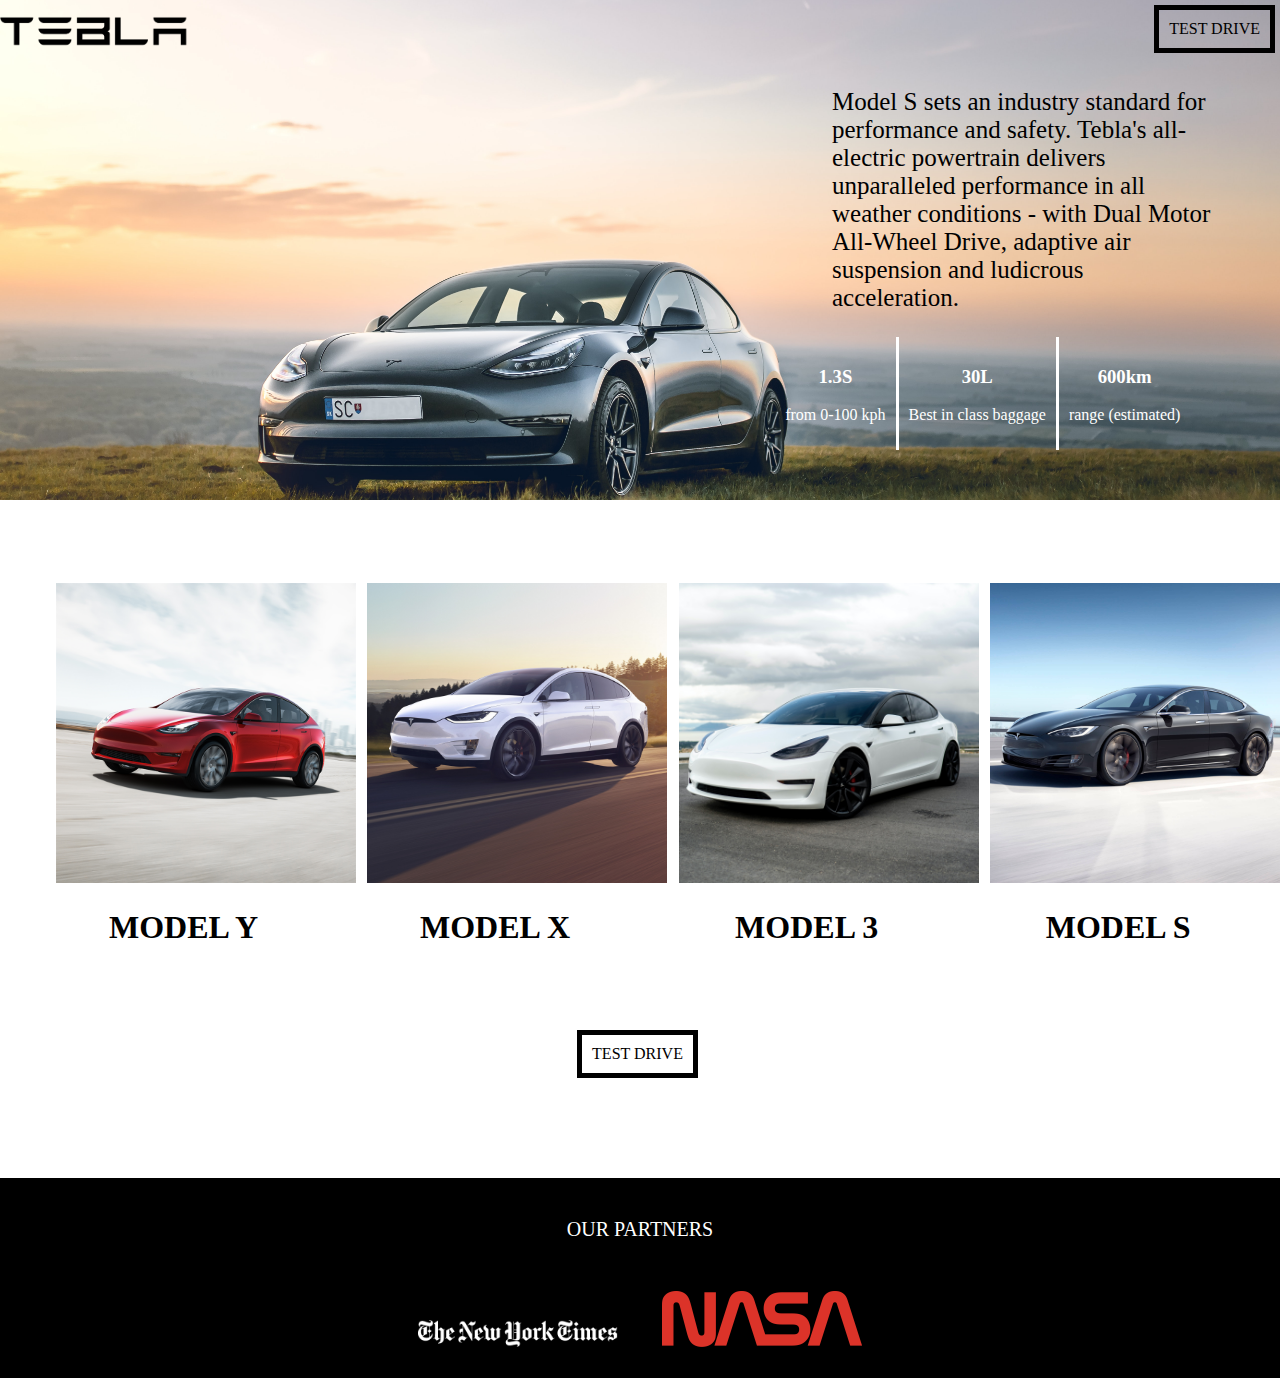
<file: index.html>
<!DOCTYPE html>
<html lang="en">
<head>
    <meta charset="UTF-8">
    <meta http-equiv="X-UA-Compatible" content="IE=edge">
    <meta name="viewport" content="width=device-width, initial-scale=1.0">
    <title>Document</title>
    <link rel="stylesheet" href="style.css">
</head>
<body>
    <div class="header">
        <div class="top">
            <img src="TEBLA HITAM.png" alt="" style=
            "width: 192px;
            height: 63px;">
            <div class="testdrive">
                <a href="regist.html" style="color: black;">TEST DRIVE</a>
            </div>
        </div>
        <div class="textHead">
            <p>Model S sets an industry standard for performance and safety. Tebla's all-electric powertrain delivers unparalleled performance in all weather conditions - with Dual Motor All-Wheel Drive, adaptive air suspension and ludicrous acceleration.</p>
        </div>
        <div class="bottom">
            <div class="bot13">
                <h3>1.3S</h3>
                <p>from 0-100 kph</p>
            </div>
            <div class="bot2">
                <h3>30L</h3>
                <p>Best in class baggage</p>
            </div>
            <div class="bot13">
                <h3>600km</h3>
                <p>range (estimated)</p>
            </div>
        </div>
    </div>
    <div class="content">
        <div class="model">
            <div class="modelPic">
                <img src="model-y.png" alt="" class="imgMod">
            </div>
            <div class="modelText">
                <h1>MODEL Y</h1>
            </div>
        </div>
        <div class="model">
            <div class="modelPic">
                <img src="model-x.jpg" alt="" class="imgMod">
            </div>
            <div class="modelText">
                <h1>MODEL X</h1>
            </div>
        </div>
        <div class="model">
            <div class="modelPic">
                <img src="model-3.jpg" alt="" class="imgMod">
            </div>
            <div class="modelText">
                <h1>MODEL 3</h1>
            </div>
        </div>
        <div class="model">
            <div class="modelPic">
                <img src="model-s.jpg" alt="" class="imgMod">
            </div>
            <div class="modelText">
                <h1>MODEL S</h1>
            </div>
        </div>
    </div>
    <div class="khsTD">
        <div class="testdrive">
            <a href="regist.html" style="color: black;">TEST DRIVE</a>
        </div>
    </div>
    <footer>
        <div class="footext">
            <p>OUR PARTNERS</p>
        </div>
        <div class="socMed">
            <a href="https://www.nytimes.com/"><img src="ny-times.png" alt="" 
            class="imgFoot"></a>
            <a href="https://www.nasa.gov/"><img src="nasa.png" alt=""
            class="imgFoot"></a>
        </div>
    </footer>
</body>
</html>
</file>
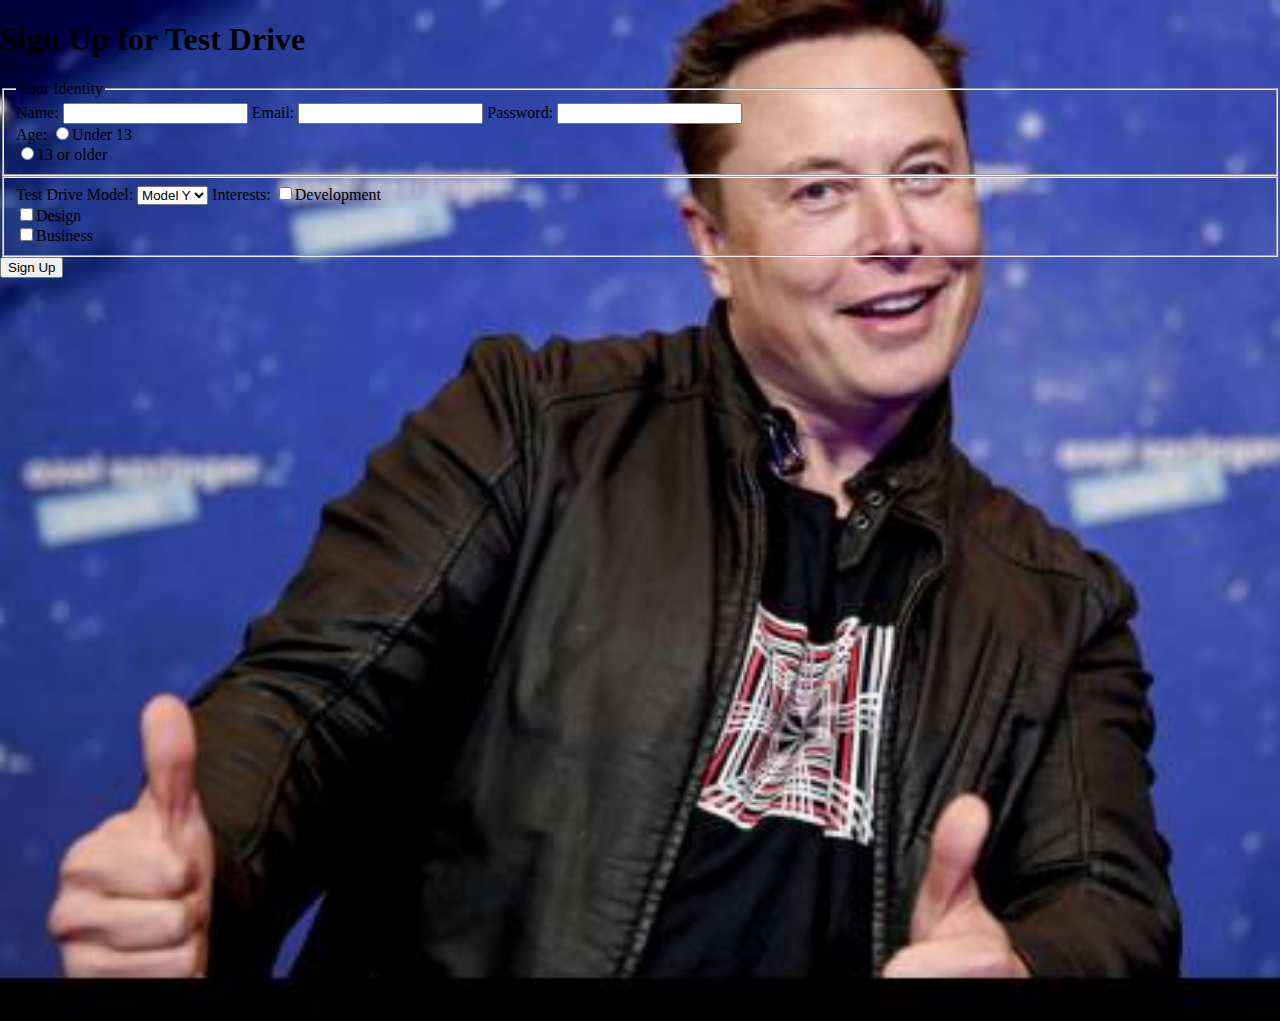
<file: regist.html>
<!DOCTYPE html>
<html lang="en">
<head>
    <meta charset="UTF-8">
    <meta http-equiv="X-UA-Compatible" content="IE=edge">
    <meta name="viewport" content="width=device-width, initial-scale=1.0">
    <title>Document</title>
    <link rel="stylesheet" href="style2.css">
</head>
<body>
    <form action="index.html" method="post">
      
        <h1>Sign Up for Test Drive</h1>
        
        <fieldset>
          <legend></span>Your Identity</legend>
          <label for="name">Name:</label>
          <input type="text" id="name" name="user_name">
          
          <label for="mail">Email:</label>
          <input type="email" id="mail" name="user_email">
          
          <label for="password">Password:</label>
          <input type="password" id="password" name="user_password">
          <br>
          <label>Age:</label>
          <input type="radio" id="under_13" value="under_13" name="user_age"><label for="under_13" class="light">Under 13</label><br>
          <input type="radio" id="over_13" value="over_13" name="user_age"><label for="over_13" class="light">13 or older</label>
        </fieldset>
        <fieldset>
        <label for="job">Test Drive Model:</label>
        <select id="job" name="user_job">
            <option value="model-y">Model Y</option>
            <option value="model-x">Model X</option>
            <option value="model-3">Model 3</option>
            <option value="model-S">Model S</option>
        </select>
        
          <label>Interests:</label>
          <input type="checkbox" id="development" value="interest_development" name="user_interest"><label class="light" for="development">Development</label><br>
            <input type="checkbox" id="design" value="interest_design" name="user_interest"><label class="light" for="design">Design</label><br>
          <input type="checkbox" id="business" value="interest_business" name="user_interest"><label class="light" for="business">Business</label>
        
        </fieldset>
        <button type="submit">Sign Up</button>
      </form>
</body>
</html>
</file>
<file: style.css>
*{
    text-decoration: none;
}

body{
    margin: 0;
    padding: 0;
}

.header{
    position: relative;
      background-image:url(bgv3.jpg);
      background-repeat: no-repeat;
      background-size: cover;
      background-position: center;
      height: 500px;
      align-items: center;
}

.logo{
    display: inline-block;
}

.top{
    display: flex;
    justify-content: space-between;
    align-items: flex-start;
}

.testdrive{
    border-style: solid;
    border-width: 5px;
    padding: 10px;
    margin-top: 5px;
    margin-right: 5px;
    color: black;
}

.testdrive:hover{
    border-style: solid;
    border-width: 5px;
    padding: 10px;
    margin-top: 5px;
    margin-right: 5px;
    color: rgba(83, 80, 80, 0.808);
}

.textHead{
    display: flex;
    justify-content: flex-end;
    text-align: left;
    width: 30%;
    margin-left: 65%;
    font-size: 25px;
}

.bottom{
    display: flex;
    justify-content: flex-end;
    color: white;
    margin-bottom: 5px;
    margin-right: 7%;
}

.bot13{
    padding: 10px;
    text-align: center;
}

.bot2{
    text-align: center;
    padding: 10px;
    border-left: white;
    border-right: white;
    border-left-style: solid;
    border-right-style: solid;
}

.content{
    display: flex;
    justify-content: space-evenly;
    background-color: white;
      background-position: center;
      height: 500px;
      color: black;
      align-items: center;
      padding-top: 25px;
}

.model{
    display: inline-block;
      width: 20%;
      margin-left: 1.7%;
      text-align: center;
}

.modelPic{
    display: block;
    margin-left: auto;
    margin-right: auto;
}

.imgMod{
    width: 300px;
    text-align: center;
}

.modelText{
    text-align: center;
}

.khsTD{
    display: flex;
    justify-content: center;
    align-items: center;
    margin-bottom: 100px;
}

footer{
    background-color: black;
    height: 200px;
}

.socMed{
    text-align: center;
    padding-top: 10px;
  }

.footext{
    padding-top: 20px;
    text-align: center;
    color: white;
    font-size: 20px;
}

.imgFoot{
    width: 200px;
    text-align: center;
    margin: 20px;
}
</file>
<file: style2.css>
body{
    background-image: url(elon.jpg);
    margin: 0;
    padding: 0;
    position: relative;
    background-repeat: no-repeat;
    background-size: cover;
    background-position: center;
    height: 1000px;
    align-items: center;
}
</file>
